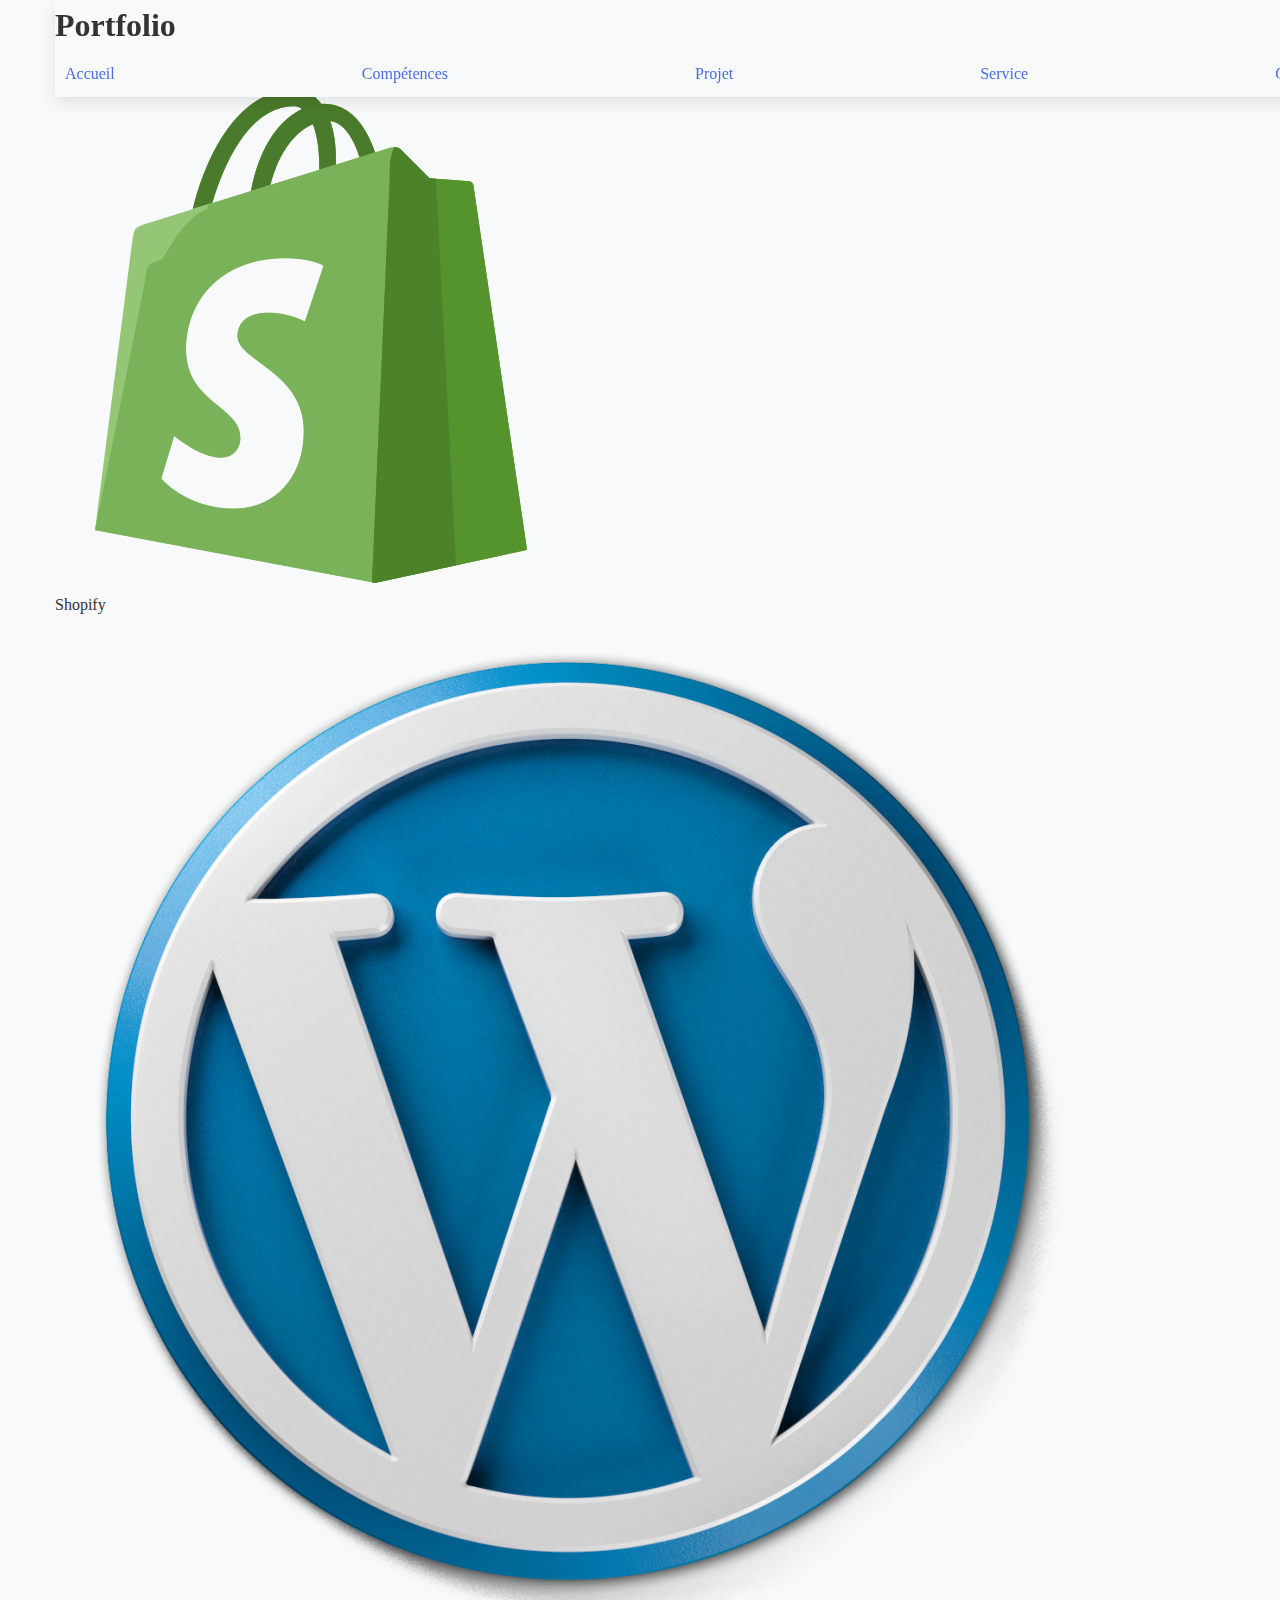
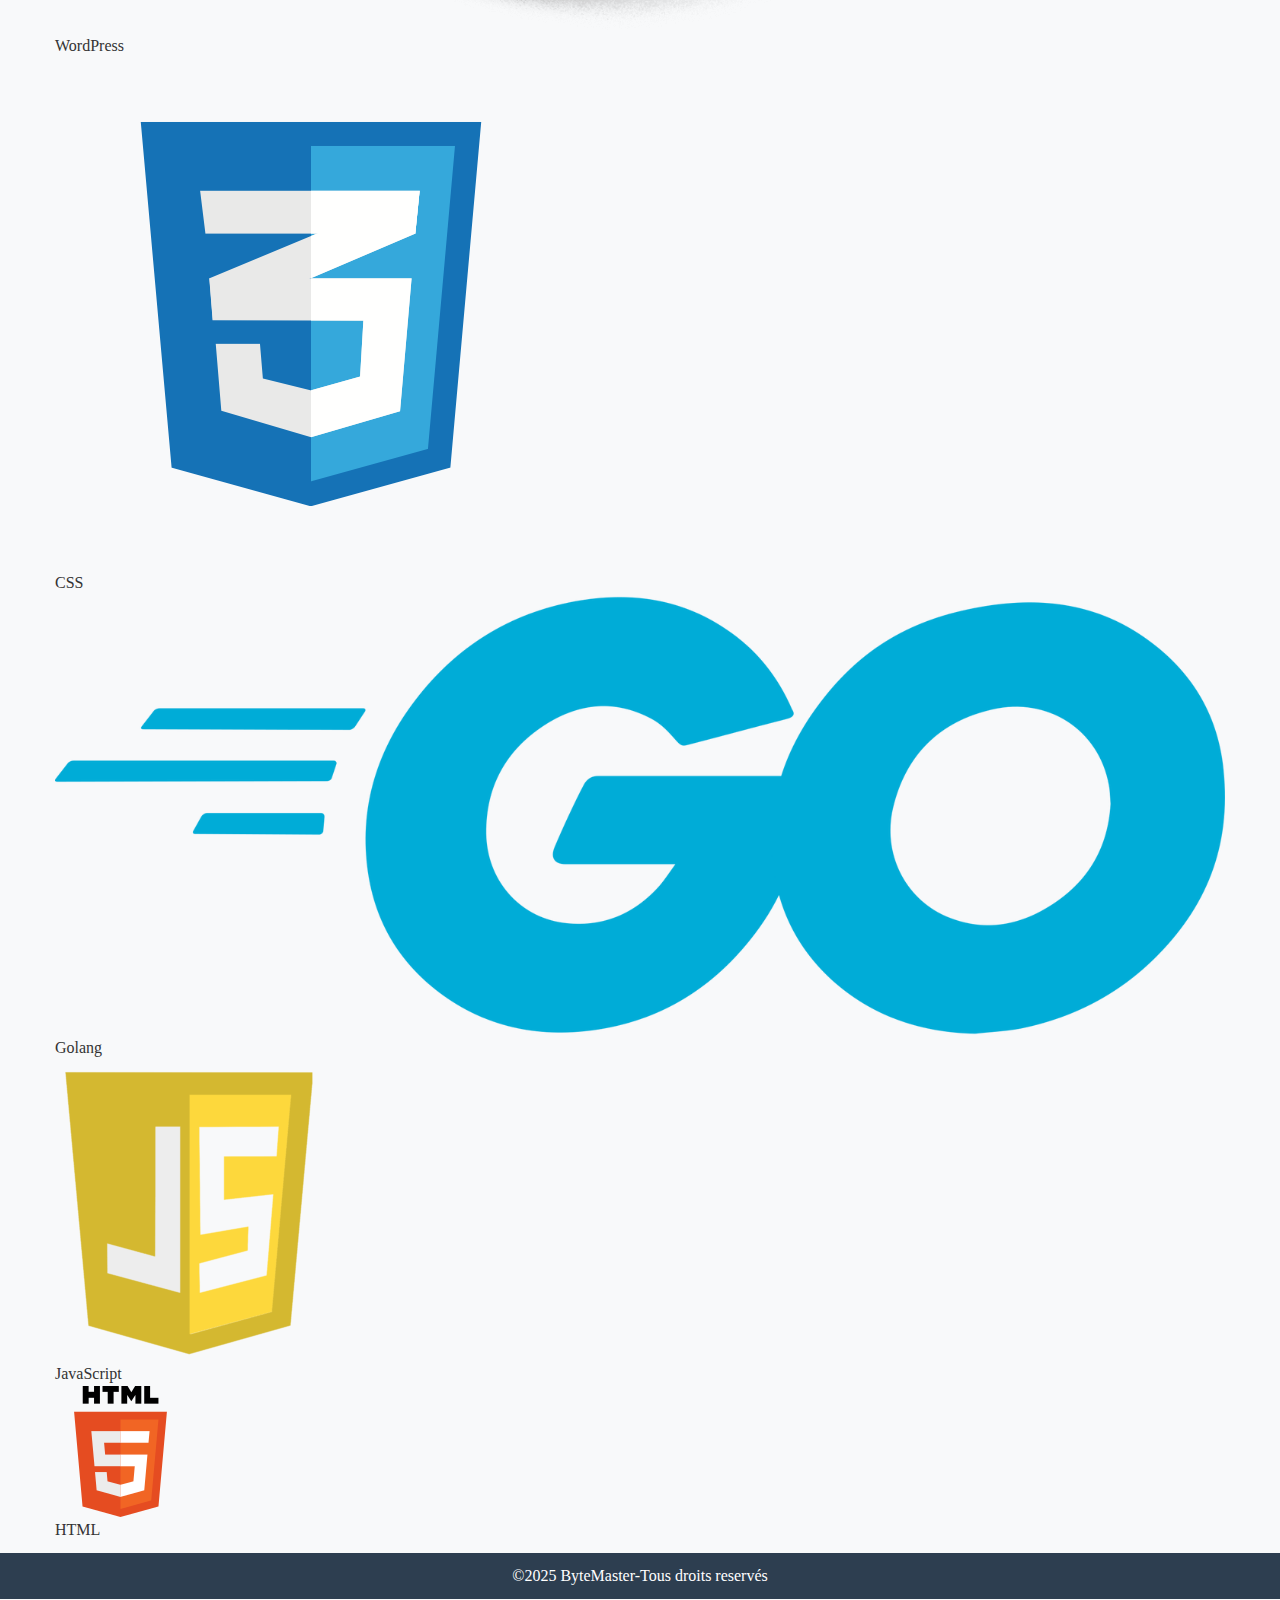
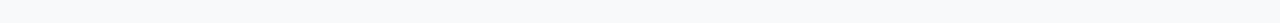
<file: competence.html>
<!DOCTYPE html>
<html lang="fr-FR">
<head>
    <meta charset="UTF-8">
    <meta name="viewport" content="width=device-width, initial-scale=1.0">
    <link rel = "stylesheet" href= "style.css">
    <title>Compétences</title>
</head>
<body>
    <div class ="container">
        <header>
            <h1>Portfolio</h1>
             <nav class ="navbar-nav">
                <a href = "index.html">Accueil</a>
                <a href = "competence.html"class = "active">Compétences</a>
                <a href = "projet.html">Projet</a>
                <a href = "service.html">Service</a>
                <a href = "contact.html">Contact</a>
            </nav>
        </header>
        <section class = "home">
           
            <div class="skill-cont">
                <div class="colonne1">
                    <div class ="skill">
                        <img src ="image/shopify.png" alt="Shopify">
                        <span>Shopify</span>
                    </div>
                    <div class ="skill">
                        <img src ="image/wordpress.png" alt="WordPress">
                        <span>WordPress</span>
                    </div>
                    <div class ="colonne2"></div>
                    <div class ="skill">
                        <img src ="image/css.png" alt="CSS">
                        <span>CSS</span>
                    </div>
                </div>
                    <div class ="skill">
                        <img src ="image/golang.png" alt="Golang">
                        <span>Golang</span>
                    </div>
                    <div class ="colonne3"></div>
                    <div class ="skill">
                        <img src ="image/javascript.png" alt="JavaScript">
                        <span>JavaScript</span>
                    </div>
                    <div class ="skill">
                        <img src ="image/HTML5.png" alt="HTML5">
                        <span>HTML</span>
                    </div>
                </div>
            </div>            
        </section>
    </div>
</body>
<footer class="pied">
    <p>©2025 ByteMaster-Tous droits reservés</p>
</footer>
</html>
</file>
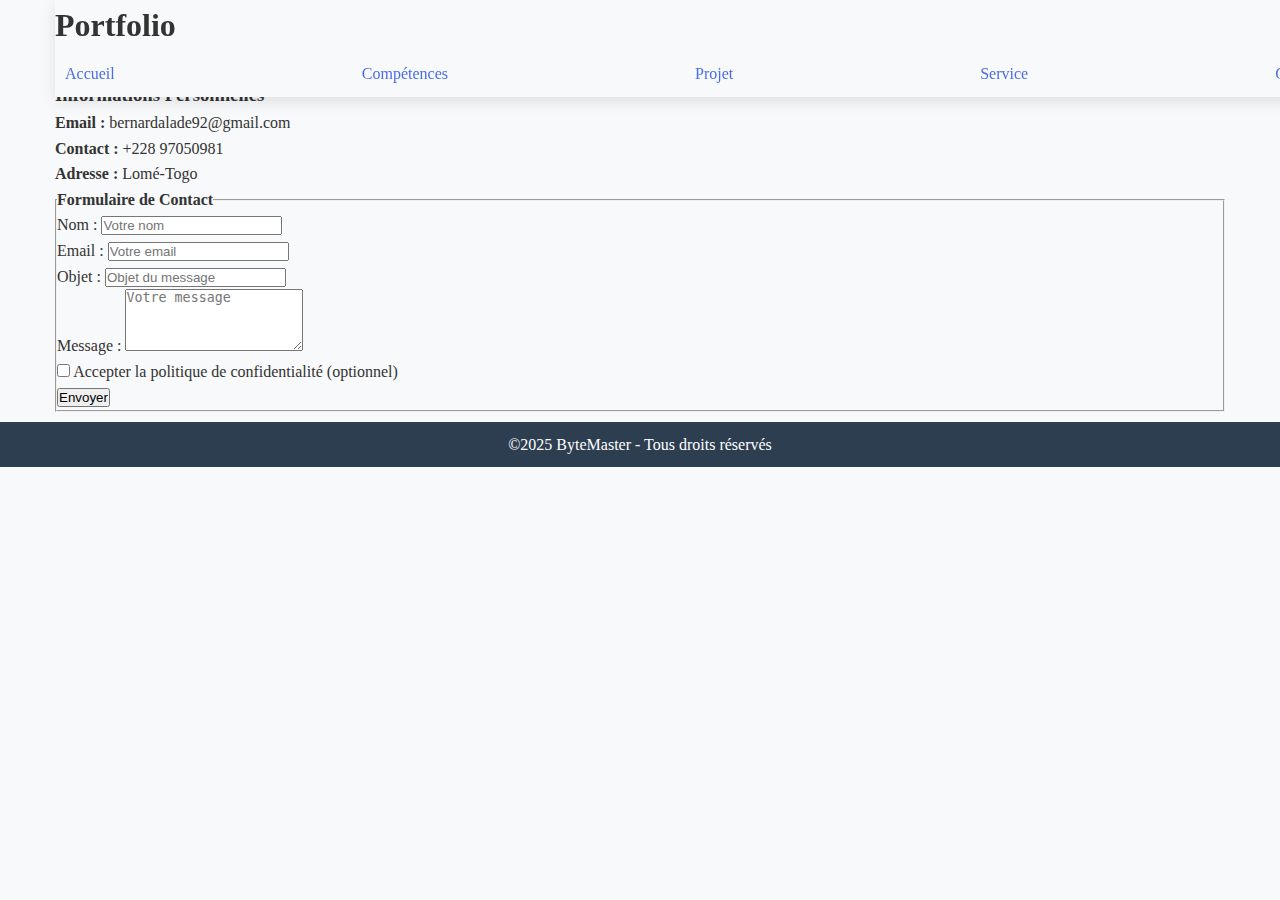
<file: contact.html>
<!DOCTYPE html>
<html lang="en">
<head>
    <meta charset="UTF-8">
    <meta name="viewport" content="width=device-width, initial-scale=1.0">
    <link rel = "stylesheet" href= "style.css"> 
    <title>Contact</title>
</head>
<body>
    <div class ="container">
        <header>
            <h1>Portfolio</h1>
            <nav class ="navbar-nav">
                <a href = "index.html">Accueil</a>
                <a href = "competence.html" >Compétences</a>
                <a href = "projet.html">Projet</a>
                <a href = "service.html">Service</a>
                <a href = "contact.html" class = "active">Contact</a>
            </nav>
        </header>
        <section class="contact-section">
            <div class="info">
                <h3>Informations Personnelles</h3>
                <p><strong>Email :</strong> bernardalade92@gmail.com</p>
                <p><strong>Contact :</strong> +228 97050981</p>
                <p><strong>Adresse :</strong> Lomé-Togo</p>
            </div>
            <div class ="info2">
                <form method="post" action="#">
                    <fieldset>
                        <legend><strong>Formulaire de Contact</strong></legend>
    
                        <label for="nom">Nom :</label>
                        <input type="text" name="nom" id="nom" placeholder="Votre nom" required><br>
    
                        <label for="email">Email :</label>
                        <input type="email" name="email" id="email" placeholder="Votre email" required><br>
    
                        <label for="objet">Objet :</label>
                        <input type="text" name="objet" id="objet" placeholder="Objet du message" required><br>
    
                        <label for="message">Message :</label>
                        <textarea name="message" id="message" rows="4" placeholder="Votre message" required></textarea><br>
    
                        <div class="checkbox-container">
                            <input type="checkbox" name="conf" id="conf">
                            <label for="conf">Accepter la politique de confidentialité (optionnel)</label>
                        </div>
    
                        <button type="submit">Envoyer</button>
                    </fieldset>
                </form>
            </div>     
        </section>
    </div>

    <footer class="footer">
        <p>©2025 ByteMaster - Tous droits réservés</p>
    </footer>
</body>
</html>
</file>
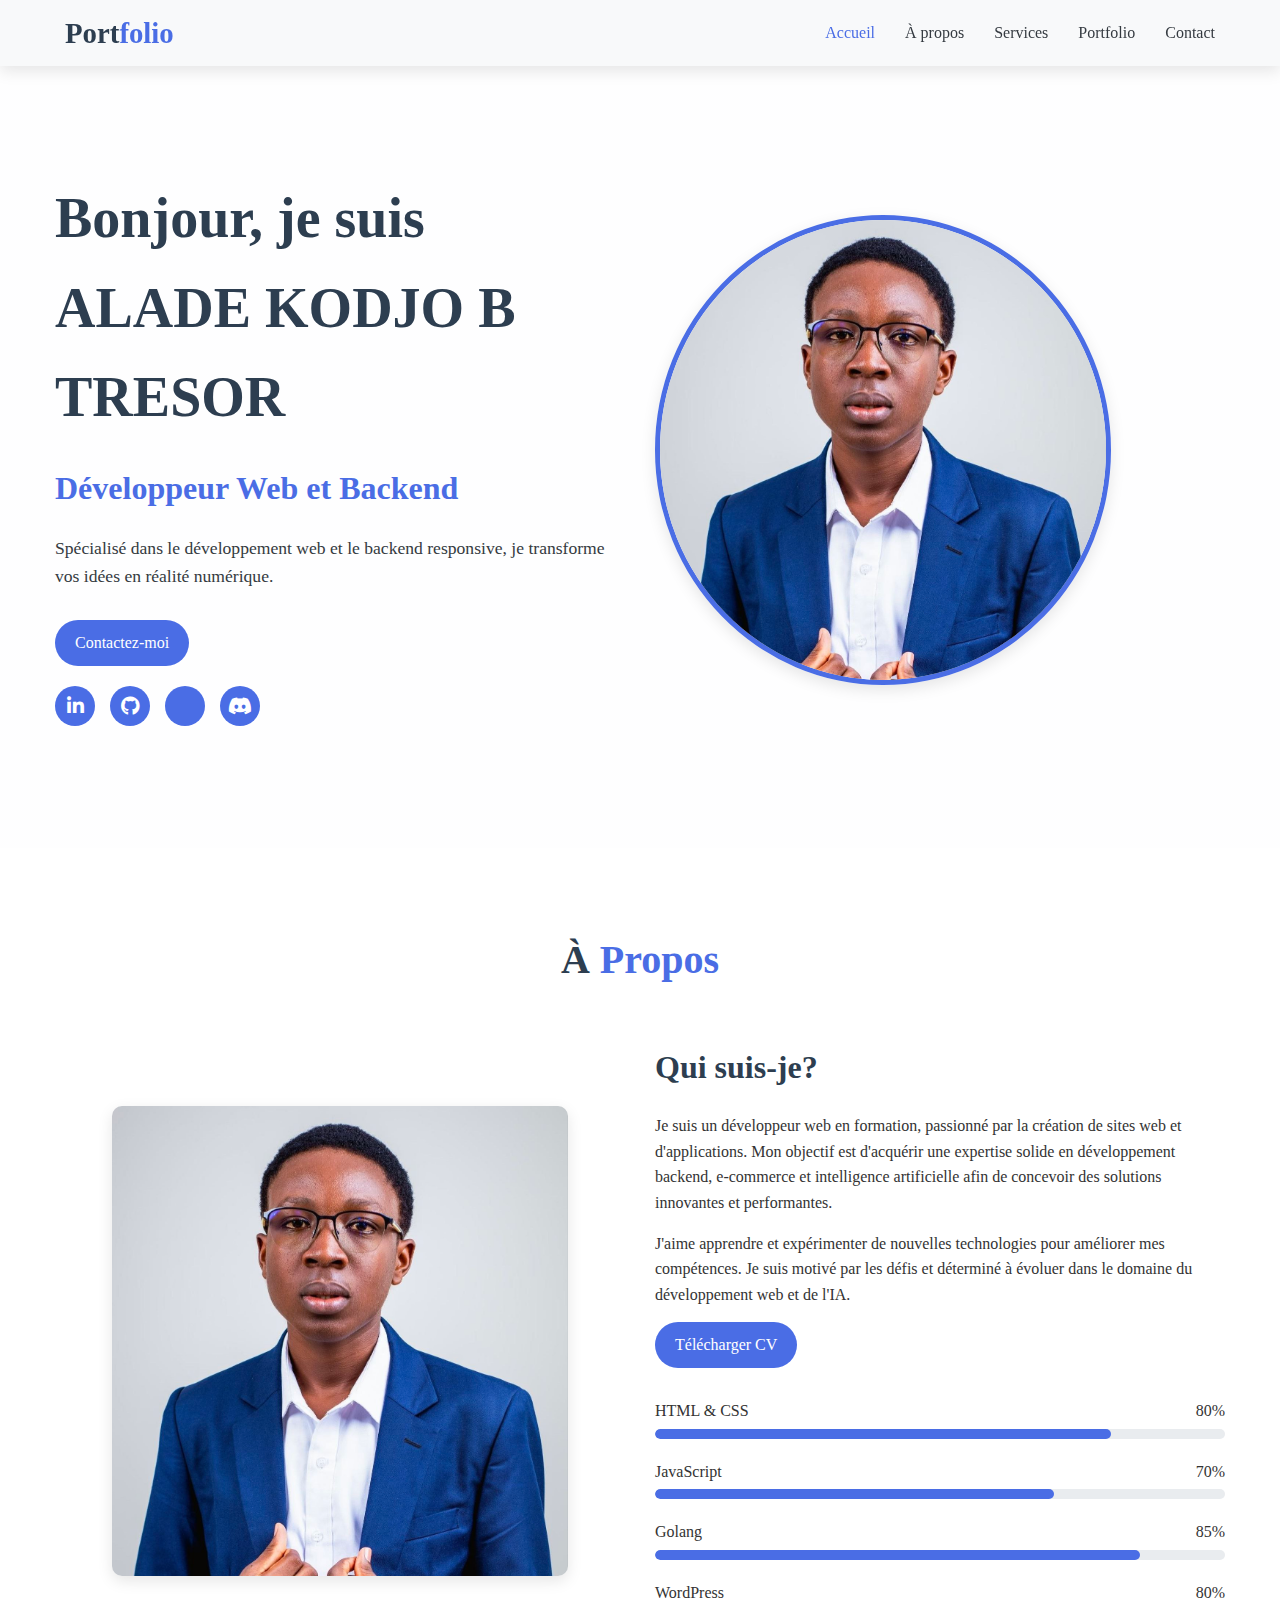
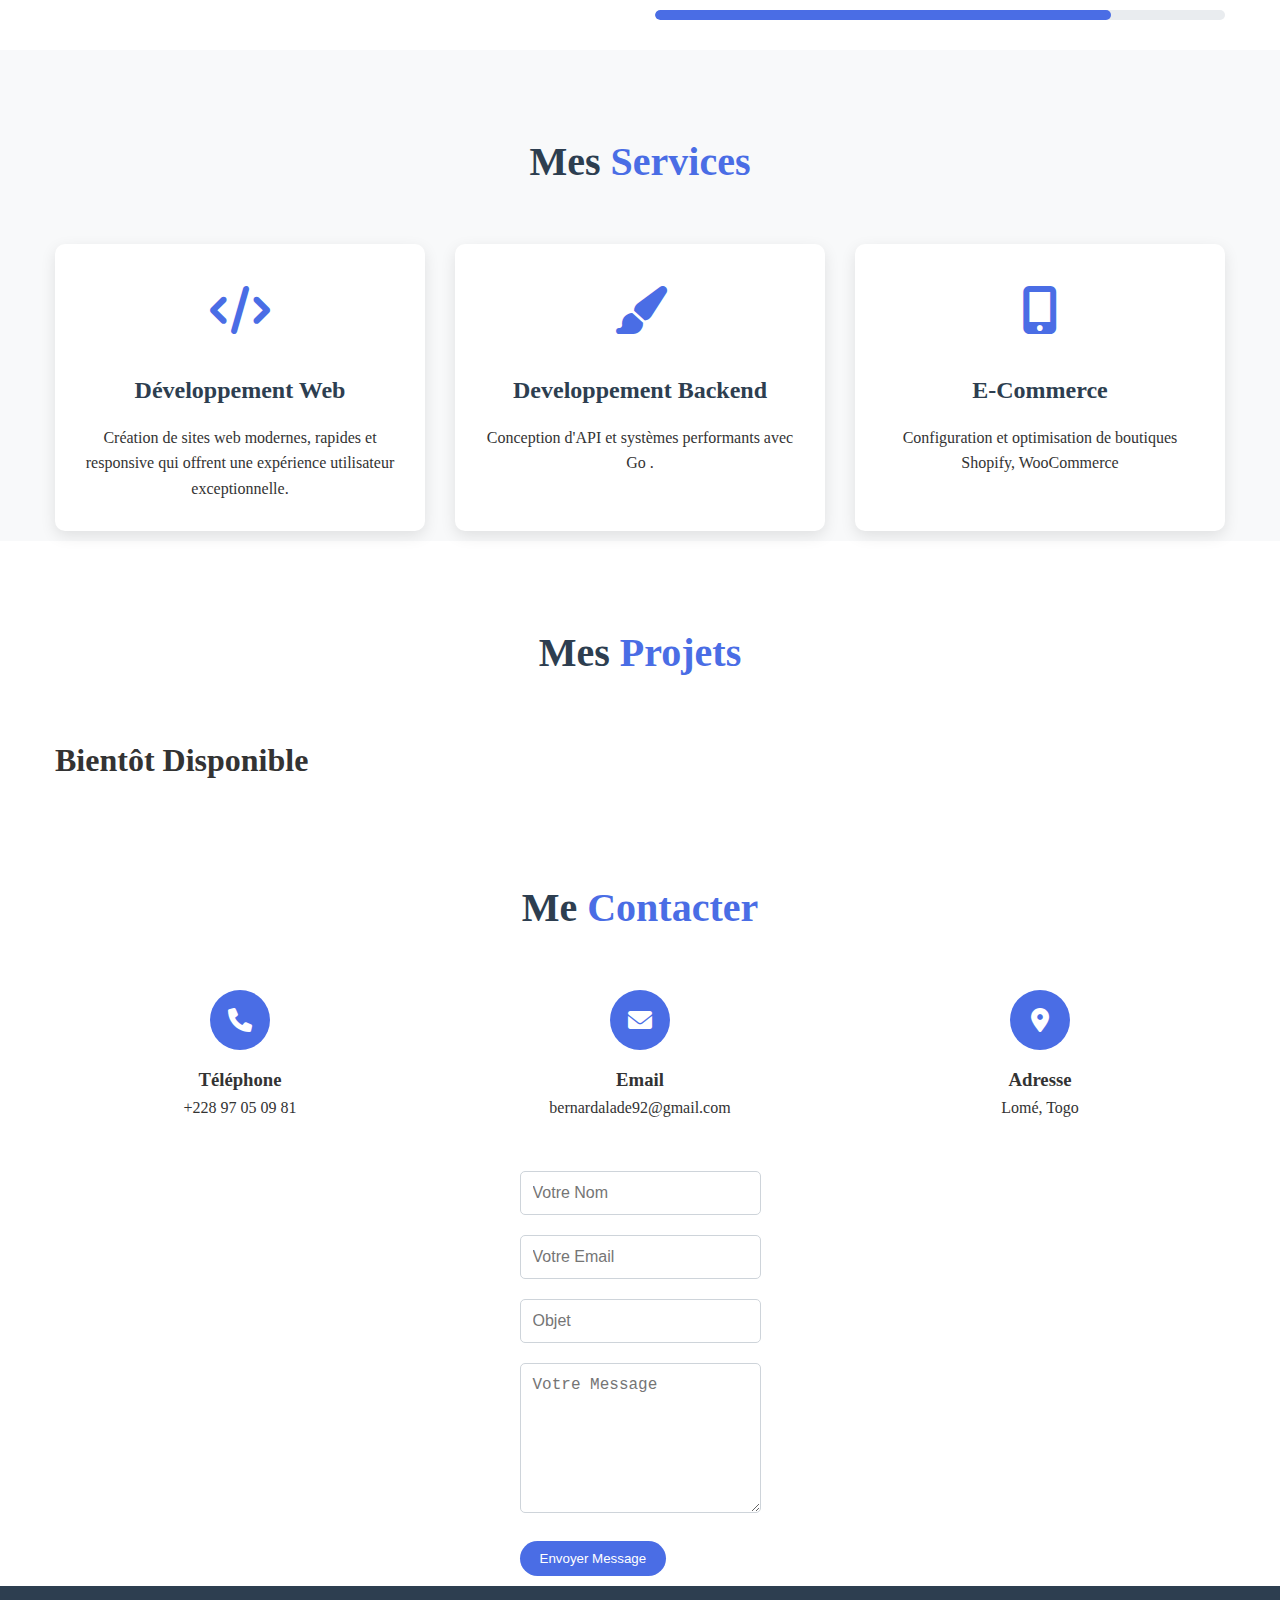
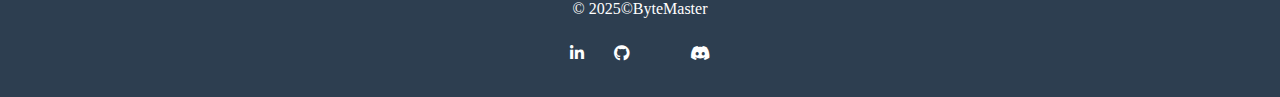
<file: portfolio-template.html>
<!DOCTYPE html>
<html lang="fr">
<head>
    <meta charset="UTF-8">
    <meta name="viewport" content="width=device-width, initial-scale=1.0">
    <title>Mon Portfolio</title>
    <link rel = "stylesheet" href = "style.css">
    <link rel="stylesheet" href="https://cdnjs.cloudflare.com/ajax/libs/font-awesome/6.0.0-beta3/css/all.min.css">
</head>
<body>
    <!-- Header & Navigation -->
    <header>
        <div class="container">
            <nav>
                <div class="logo">Port<span>folio</span></div>
                <ul class="nav-links">
                    <li><a href="#home" class="active">Accueil</a></li>
                    <li><a href="#about">À propos</a></li>
                    <li><a href="#services">Services</a></li>
                    <li><a href="#portfolio">Portfolio</a></li>
                    <!--<li><a href="#testimonials">Témoignages</a></li>-->
                    <li><a href="#contact">Contact</a></li>
                </ul>
                <div class="hamburger">
                    <i class="fas fa-bars"></i>
                </div>
            </nav>
        </div>
    </header>

    <!-- Hero Section -->
    <section id="home">
        <div class="container">
            <div class="hero-content">
                <div class="hero-text">
                    <h1>Bonjour, je suis <span>ALADE KODJO B TRESOR</span></h1>
                    <h2>Développeur Web et Backend</h2>
                    <p>Spécialisé dans le développement web et le backend responsive, je transforme vos idées en réalité numérique.</p>
                    <a href="#contact" class="btn">Contactez-moi</a>
                    <div class="social-icons">
                        <a href="https://www.linkedin.com/in/kodjo-b-trésor-alade-095a12337/"><i class="fab fa-linkedin-in"></i></a>
                        <a href="https://github.com/tresor228"><i class="fab fa-github"></i></a>
                        <a href="https://x.com/kodjo_alad65494?t=sBhzSgQxlZ5rgeUnbFVC2w&s=09"><i class="fab fa-X"></i></a>
                        <a href="https://discord.gg/AKVYybjbzt"><i class="fab fa-discord"></i></a>
                    </div>
                </div>
                <div class="hero-image">
                    <img src="image/photo_2025-03-10_08-46-39.jpg" alt="Photo de profil">
                </div>
            </div>
        </div>
    </section>

    <!-- A Propos Section -->
    <section id="about">
        <div class="container">
            <h2 class="section-title">À <span>Propos</span></h2>
            <div class="about-content">
                <div class="about-image">
                    <img src="image/photo_2025-03-10_08-46-39.jpg" alt="Mon profil">
                </div>
                <div class="about-text">
                    <h3>Qui suis-je?</h3>
                    <p>Je suis un développeur web en formation, passionné par la création de sites web et 
                        d'applications. Mon objectif est d'acquérir une expertise solide en développement 
                        backend, e-commerce et intelligence artificielle afin de concevoir des 
                        solutions innovantes et performantes.</p>
                    <p>J'aime apprendre et expérimenter de nouvelles technologies pour améliorer mes 
                        compétences. Je suis motivé par les défis et déterminé à évoluer dans le domaine du 
                        développement web et de l'IA.</p>
                    <a href="image/mon_cv (1).pdf" class="btn">Télécharger CV</a>
                    <div class="skills">
                        <div class="skill-item">
                            <div class="skill-info">
                                <span>HTML & CSS</span>
                                <span>80%</span>
                            </div>
                            <div class="skill-bar">
                                <div class="skill-progress" style="width: 80%"></div>
                            </div>
                        </div>
                        <div class="skill-item">
                            <div class="skill-info">
                                <span>JavaScript</span>
                                <span>70%</span>
                            </div>
                            <div class="skill-bar">
                                <div class="skill-progress" style="width: 70%"></div>
                            </div>
                        </div>
                        <div class="skill-item">
                            <div class="skill-info">
                                <span>Golang</span>
                                <span>85%</span>
                            </div>
                            <div class="skill-bar">
                                <div class="skill-progress" style="width: 85%"></div>
                            </div>
                        </div>
                        <div class="skill-item">
                            <div class="skill-info">
                                <span>WordPress</span>
                                <span>80%</span>
                            </div>
                            <div class="skill-bar">
                                <div class="skill-progress" style="width: 80%"></div>
                            </div>
                        </div>
                    </div>
                </div>
            </div>
        </div>
    </section>

    <!-- Services Section -->
    <section id="services">
        <div class="container">
            <h2 class="section-title">Mes <span>Services</span></h2>
            <div class="services-container">
                <div class="service-box">
                    <div class="service-icon">
                        <i class="fas fa-code"></i>
                    </div>
                    <h3>Développement Web</h3>
                    <p>Création de sites web modernes, rapides et responsive qui offrent une expérience utilisateur exceptionnelle.</p>
                </div>
                <div class="service-box">
                    <div class="service-icon">
                        <i class="fas fa-paint-brush"></i>
                    </div>
                    <h3>Developpement Backend</h3>
                    <p>Conception d'API et systèmes performants avec Go .</p>
                </div>
                <div class="service-box">
                    <div class="service-icon">
                        <i class="fas fa-mobile-alt"></i>
                    </div>
                    <h3>E-Commerce</h3>
                    <p>Configuration et optimisation de boutiques Shopify, WooCommerce</p>
                </div>
                <!--<div class="service-box">
                    <div class="service-icon">
                        <i class="fas fa-chart-line"></i>
                    </div>
                    <h3>SEO</h3>
                    <p>Optimisation de votre site pour les moteurs de recherche afin d'améliorer sa visibilité en ligne.</p>
                </div> -->
            </div>
        </div>
    </section>

    <!-- Portfolio Section -->
    <section id="portfolio">
        <div class="container">
            <h2 class="section-title">Mes <span>Projets</span></h2>
            
            <h1>Bientôt Disponible</h1>
               
        </div>
    </section>

    <!-- Contact -->
    <section id="contact">
        <div class="container">
            <h2 class="section-title">Me <span>Contacter</span></h2>
            <div class="contact-info">
                <div class="contact-item">
                    <div class="contact-icon">
                        <i class="fas fa-phone"></i>
                    </div>
                    <h3>Téléphone</h3>
                    <p>+228 97 05 09 81 </p>
                </div>
                <div class="contact-item">
                    <div class="contact-icon">
                        <i class="fas fa-envelope"></i>
                    </div>
                    <h3>Email</h3>
                    <p>bernardalade92@gmail.com</p>
                </div>
                <div class="contact-item">
                    <div class="contact-icon">
                        <i class="fas fa-map-marker-alt"></i>
                    </div>
                    <h3>Adresse</h3>
                    <p>Lomé, Togo</p>
                </div>
            </div>
            <div class="contact-form">
                <form>
                    <div class="form-group">
                        <input type="text" class="form-control" placeholder="Votre Nom" required>
                    </div>
                    <div class="form-group">
                        <input type="email" class="form-control" placeholder="Votre Email" required>
                    </div>
                    <div class="form-group">
                        <input type="text" class="form-control" placeholder="Objet" required>
                    </div>
                    <div class="form-group">
                        <textarea class="form-control" placeholder="Votre Message" required></textarea>
                    </div>
                    <button type="submit" class="btn">Envoyer Message</button>
                </form>
            </div>
        </div>
    </section>

    <!-- Pied -->
    <footer>
        <div class="container">
            <div class="footer-text">
                <p>&copy; 2025©ByteMaster</p>
            </div>
            <div class="footer-links">
                <a href="https://www.linkedin.com/in/kodjo-b-trésor-alade-095a12337/"><i class="fab fa-linkedin-in"></i></a>
                <a href="https://github.com/tresor228"><i class="fab fa-github"></i></a>
                <a href="https://x.com/kodjo_alad65494?t=sBhzSgQxlZ5rgeUnbFVC2w&s=09"><i class="fab fa-X"></i></a>
                <a href="https://discord.gg/AKVYybjbzt"><i class="fab fa-discord"></i></a>
                   
            </div>
        </div>
    </footer>
    </body>
</html>
</file>
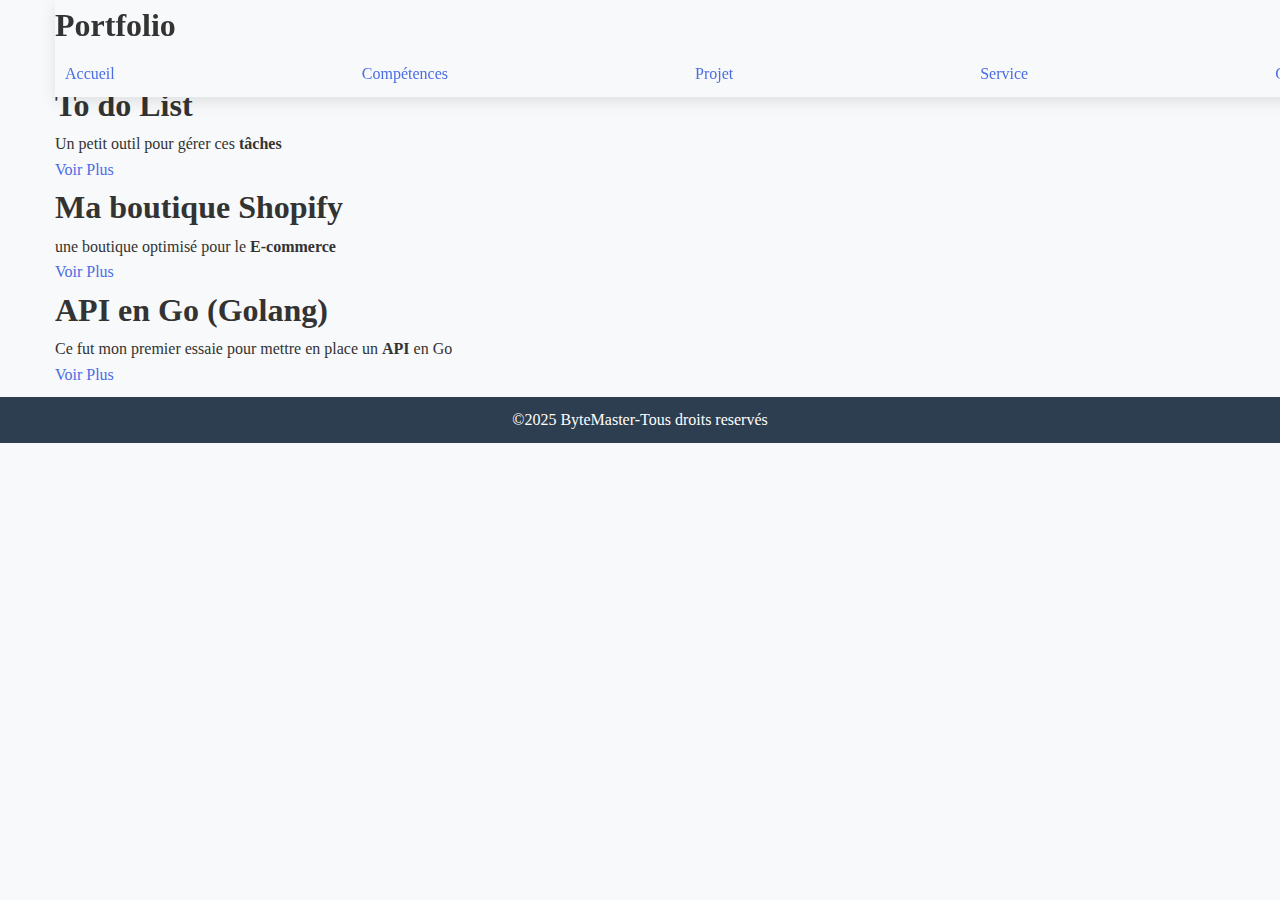
<file: projet.html>
<!DOCTYPE html>
<html lang="fr-FR">
<head>
    <meta charset="UTF-8">
    <meta name="viewport" content="width=device-width, initial-scale=1.0">
    <link rel = "stylesheet" href= "style.css">
    <title>Projet</title>
</head>
<body>
    <div class ="container">
        <header>
            <h1>Portfolio</h1>
             <nav class ="navbar-nav">
                <a href = "index.html">Accueil</a>
                <a href = "competence.html">Compétences</a>
                <a href = "projet.html" class = "active">Projet</a>
                <a href = "service.html">Service</a>
                <a href = "contact.html">Contact</a>
            </nav>
        </header>
        <section class ="home">
          
            <div class ="blok">
                <div class ="sousprojet">
                    <h1>To do List</h1>
                    <p>Un petit outil pour gérer ces <strong>tâches</strong></p>
                    <a class = "gras" href ="https://github.com/tresor228/Mini-Gestion-des-T-ches.git">Voir Plus</a>
                </div>
                <div class="sousprojet">
                    <h1>Ma boutique Shopify</h1>
                    <p>une boutique optimisé pour le <strong>E-commerce</strong></p>
                    <a class = "gras" href ="https://snaptechpro.myshopify.com/">Voir Plus</a>
                </div>
                <div class ="sousprojet">
                    <h1>API en Go (Golang)</h1>
                    <p>Ce fut mon premier essaie pour mettre en place un <strong>API</strong> en Go</p>
                    <a class = "gras" href ="https://github.com/tresor228/projet-api.git">Voir Plus</a>
                </div>
            </div>    
        </section>
    </div>
</body>
<footer class="pied">
    <p>©2025 ByteMaster-Tous droits reservés</p>
</footer>
</html>
</file>
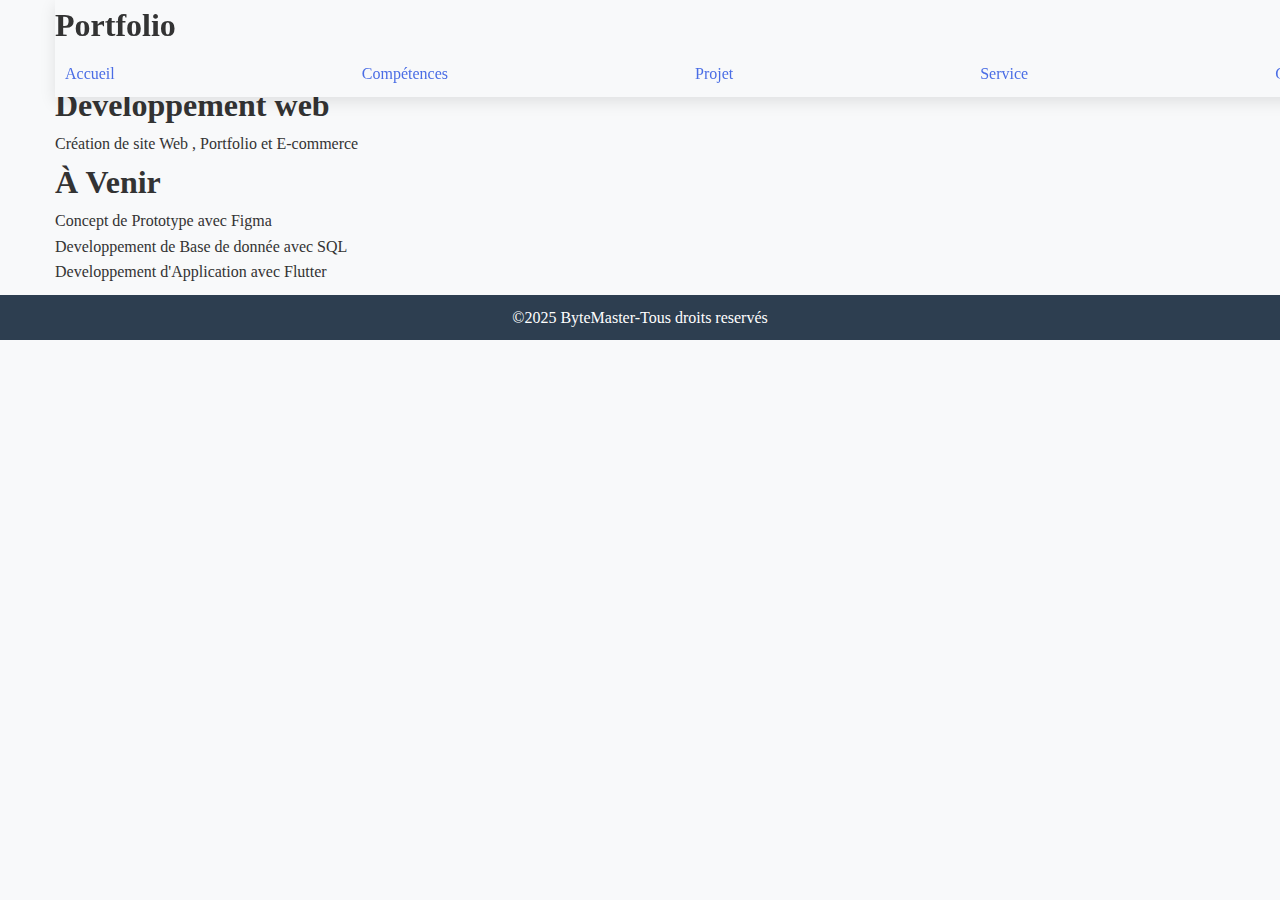
<file: service.html>
<!DOCTYPE html>
<html lang="fr-FR">
<head>
    <meta charset="UTF-8">
    <meta name="viewport" content="width=device-width, initial-scale=1.0">
    <link rel = "stylesheet" href= "style.css">
    <title>Service</title>
</head>
<body>
    <div class ="container">
        <header>
            <h1>Portfolio</h1>
            <nav class ="navbar-nav">
                <a href = "index.html">Accueil</a>
                <a href = "competence.html" >Compétences</a>
                <a href = "projet.html">Projet</a>
                <a href = "service.html" class = "active">Service</a>
                <a href = "contact.html">Contact</a>
            </nav>
        </header>
        <section class= "serv">
            <div class = "service">
                <h1>Developpement web</h1>
                <p>Création de site Web , Portfolio et E-commerce</p>
            <div class ="service">
            <h1>À Venir</h1>
            <ul>
                <li>Concept de Prototype avec Figma</li>
                <li>Developpement de Base de donnée avec SQL</li>
                <li>Developpement d'Application avec Flutter</li>
            </ul>
            </div>
        </section>
    </div>
</body>
<footer class="pied">
    <p>©2025 ByteMaster-Tous droits reservés</p>
</footer>
</html>
</file>
<file: style.css>
/* Variables CSS */
 :root {
    --primary-color: #4a6de5;
    --secondary-color: #2d3e50;
    --accent-color: #ff6b6b;
    --light-color: #f8f9fa;
    --dark-color: #343a40;
    --text-color: #333;
    --box-shadow: 0 5px 15px rgba(0, 0, 0, 0.1);
    --transition: all 0.3s ease;
}

/* Reset et Base */
* {
    margin: 0;
    padding: 0;
    box-sizing: border-box;
}

body {
    font-family: Georgia, 'Times New Roman', Times, serif;
    line-height: 1.6;
    color: var(--text-color);
    background-color: var(--light-color);
    padding: 0;
    margin: 0;
    height: 100%;
}

a {
    text-decoration: none;
    color: var(--primary-color);
}

ul {
    list-style: none;
}

img {
    max-width: 100%;
    display: block;
}

.container {
    max-width: 1200px;
    margin: 0 auto;
    padding: 0 15px;
    display: grid;
    flex: 1;
}

.vrai {
    display: flex;
    flex-direction: column;
    min-height: 100vh;
}

section {
    padding-bottom: -70px;
    margin-bottom: -70px;
}
.btn {
    display: inline-block;
    padding: 10px 20px;
    background: var(--primary-color);
    color: white;
    border: none;
    border-radius: 50px;
    cursor: pointer;
    transition: var(--transition);
}

.btn:hover {
    background: #3a5bc7;
    transform: translateY(-3px);
}

.section-title {
    text-align: center;
    margin-bottom: 50px;
    font-size: 2.5rem;
    color: var(--secondary-color);
    border-radius: 30px;
}

.section-title span {
    color: var(--primary-color);
}

section {
    padding: 80px 0;
}

/* Header & Navigation */
header {
    background-color: var(--light-color);
    box-shadow: var(--box-shadow);
    position: fixed;
    width: 100%;
    z-index: 100;
}

nav {
    display: flex;
    justify-content: space-between;
    align-items: center;
    padding: 10px;
    border-radius: 50px;
}

.logo {
    font-size: 1.8rem;
    font-weight: 700;
    color: var(--secondary-color);
}

.logo span {
    color: var(--primary-color);
}

.nav-links {
    display: flex;
}

.nav-links li {
    margin-left: 30px;
}

.nav-links a {
    color: var(--dark-color);
    transition: var(--transition);
    font-weight: 500;
}

.nav-links a:hover, .nav-links a.active {
    color: var(--primary-color);
}

.hamburger {
    display: none;
    cursor: pointer;
}

/* Hero Section */
#home {
    height: 100vh;
    display: flex;
    align-items: center;
    background: linear-gradient(rgba(255, 255, 255, 0.9), rgba(255, 255, 255, 0.9)), url('https://via.placeholder.com/1600x900') center/cover no-repeat;
    justify-content: space-between; /* Garde l'image et le texte côte à côte */
    flex-wrap: wrap; /* Permet aux éléments de passer à la ligne si nécessaire */
    padding: 20px;
}

.hero-content {
    display: flex;
    align-items: center;
    justify-content: space-between;
}

.hero-text {
    flex: 1;
    padding-right: 30px;
}

.hero-image {
    flex: 1;
    text-align: center;
}

.hero-image img {
    width: 80%;
    border-radius: 50%;
    border: 5px solid var(--primary-color);
    box-shadow: var(--box-shadow);
}

.hero-text h1 {
    font-size: 3.5rem;
    margin-bottom: 20px;
    color: var(--secondary-color);
}

.hero-text h2 {
    font-size: 2rem;
    margin-bottom: 20px;
    color: var(--primary-color);
}

.hero-text p {
    font-size: 1.1rem;
    margin-bottom: 30px;
    color: var(--dark-color);
}

.social-icons {
    display: flex;
    margin-top: 20px;
}

.social-icons a {
    margin-right: 15px;
    width: 40px;
    height: 40px;
    border-radius: 50%;
    display: flex;
    align-items: center;
    justify-content: center;
    background: var(--primary-color);
    color: white;
    font-size: 1.2rem;
    transition: var(--transition);
}

.social-icons a:hover {
    background: var(--secondary-color);
    transform: translateY(-5px);
}

/* About Section */
#about {
    background-color: white;
    margin-top: 18px;
}

.about-content {
    display: flex;
    align-items: center;
    justify-content: space-between;
}

.about-image {
    flex: 1;
    text-align: center;
    padding-right: 30px;
    display: flex;
    justify-content: center; /* Centre horizontalement */
    align-items: center; 
}

.about-image img {
    width: 80%;
    border-radius: 10px;
    box-shadow: var(--box-shadow);
    max-width: 100%; /* Empêche le débordement */
    height: auto;
}

.about-text {
    flex: 1;
}

.about-text h3 {
    font-size: 2rem;
    margin-bottom: 20px;
    color: var(--secondary-color);
}

.about-text p {
    margin-bottom: 15px;
}

.skills {
    margin-top: 30px;
}

.skill-item {
    margin-bottom: 20px;
}

.skill-info {
    display: flex;
    justify-content: space-between;
    margin-bottom: 5px;
}

.skill-bar {
    height: 10px;
    background-color: #e9ecef;
    border-radius: 5px;
    overflow: hidden;
}

.skill-progress {
    height: 100%;
    background-color: var(--primary-color);
    border-radius: 5px;
}

/* Services Section */
#services {
    background-color: #f8f9fa;
}

.services-container {
    display: grid;
    grid-template-columns: repeat(auto-fit, minmax(300px, 1fr));
    gap: 30px;
}

.service-box {
    background-color: white;
    padding: 30px;
    border-radius: 10px;
    box-shadow: var(--box-shadow);
    text-align: center;
    transition: var(--transition);
    justify-content: center;
}

.service-box:hover {
    transform: translateY(-10px);
}

.service-icon {
    font-size: 3rem;
    margin-bottom: 20px;
    color: var(--primary-color);
}

.competence {
    font-size: 3rem;
    margin-bottom: 20px;
    color: var(--primary-color);
    justify-content: center;
    display: flex;
}

.service-box h3 {
    font-size: 1.5rem;
    margin-bottom: 15px;
    color: var(--secondary-color);
}

/* Portfolio Section */
#portfolio {
    background-color: white;
}
.portfolio-filter {
    display: flex;
    justify-content: center;
    margin-bottom: 30px;
}

.filter-btn {
    background: none;
    border: none;
    padding: 8px 20px;
    font-size: 1rem;
    cursor: pointer;
    margin: 0 5px;
    border-radius: 20px;
    transition: var(--transition);
}

.filter-btn.active, .filter-btn:hover {
    background-color: var(--primary-color);
    color: white;
}

.portfolio-grid {
    display: grid;
    grid-template-columns: repeat(auto-fit, minmax(300px, 1fr));
    gap: 30px;
}

.portfolio-item {
    position: relative;
    overflow: hidden;
    border-radius: 10px;
    box-shadow: var(--box-shadow);
}

.portfolio-img {
    transition: var(--transition);
}

.portfolio-info {
    position: absolute;
    top: 0;
    left: 0;
    width: 100%;
    height: 100%;
    background-color: rgba(74, 109, 229, 0.8);
    display: flex;
    flex-direction: column;
    justify-content: center;
    align-items: center;
    opacity: 0;
    transition: var(--transition);
    padding: 20px;
    text-align: center;
}

.portfolio-item:hover .portfolio-info {
    opacity: 1;
}

.portfolio-item:hover .portfolio-img {
    transform: scale(1.1);
}

.portfolio-info h3 {
    color: white;
    font-size: 1.5rem;
}

.portfolio-info p {
    color: white;
    margin-bottom: 15px;
}

/* Testimonials Section */
#testimonials {
    background-color: #f8f9fa;
}

.testimonials-container {
    max-width: 700px;
    margin: 0 auto;
}

.testimonial {
    background-color: white;
    padding: 30px;
    border-radius: 10px;
    box-shadow: var(--box-shadow);
    margin-bottom: 30px;
    text-align: center;
}

.testimonial img {
    width: 80px;
    height: 80px;
    border-radius: 50%;
    margin: 0 auto 20px;
    border: 3px solid var(--primary-color);
}

.testimonial p {
    font-style: italic;
    margin-bottom: 20px;
}

.testimonial h4 {
    font-size: 1.2rem;
    color: var(--secondary-color);
}

.testimonial small {
    color: var(--primary-color);
}

/* Contact Section */
#contact {
    background-color: white;
}

.contact-info {
    display: grid;
    grid-template-columns: repeat(auto-fit, minmax(200px, 1fr));
    gap: 30px;
    margin-bottom: 50px;
}

.contact-item {
    display: flex;
    flex-direction: column;
    align-items: center;
    text-align: center;
}

.contact-icon {
    width: 60px;
    height: 60px;
    background-color: var(--primary-color);
    border-radius: 50%;
    display: flex;
    align-items: center;
    justify-content: center;
    color: white;
    font-size: 1.5rem;
    margin-bottom: 15px;
}

.contact-form {
    max-width: 700px;
    margin: 0 auto;
}

.form-group {
    margin-bottom: 20px;
}

.form-control {
    width: 100%;
    padding: 12px;
    border: 1px solid #ced4da;
    border-radius: 5px;
    font-size: 1rem;
}

textarea.form-control {
    height: 150px;
    resize: vertical;
}

/* Footer */
footer {
    background-color: var(--secondary-color);
    color: white;
    text-align: center;
    padding: 10px;
    margin-top: auto;
}

.footer-text {
    margin-bottom: 20px;
}

.footer-links {
    display: flex;
    justify-content: center;
    margin-bottom: 20px;
}

.footer-links a {
    color: white;
    margin: 0 15px;
    transition: var(--transition);
}

.footer-links a:hover {
    color: var(--accent-color);
}

/* Responsive Design */
@media screen and (max-width: 991px) {
    .hero-content, .about-content {
        flex-direction: column;
        text-align: center;
    }

    .hero-text, .about-text {
        padding-right: 0;
        margin-bottom: 30px;
    }

    .about-image {
        padding-right: 0;
        margin-bottom: 30px;
    }

    .social-icons {
        justify-content: center;
    }
}

@media screen and (max-width: 768px) {
    .hamburger {
        display: block;
        font-size: 1.5rem;
    }
    
    .nav-links {
        position: fixed;
        top: 80px;
        left: -100%;
        width: 100%;
        height: calc(100vh - 80px);
        background-color: white;
        flex-direction: column;
        align-items: center;
        justify-content: center;
        transition: var(--transition);
    }

    .nav-links.active {
        left: 0;
    }

    .nav-links li {
        margin: 15px 0;
    }

    .hero-text h1 {
        font-size: 2.5rem;
    }

    .hero-text h2 {
        font-size: 1.5rem;
    }

    .section-title {
        font-size: 2rem;
    }
}

/* Pour les écrans mobiles */
@media (max-width: 800px) { 
    .hero-image { 
        display: none; /* Cache l'image */
    }
}
</file>
